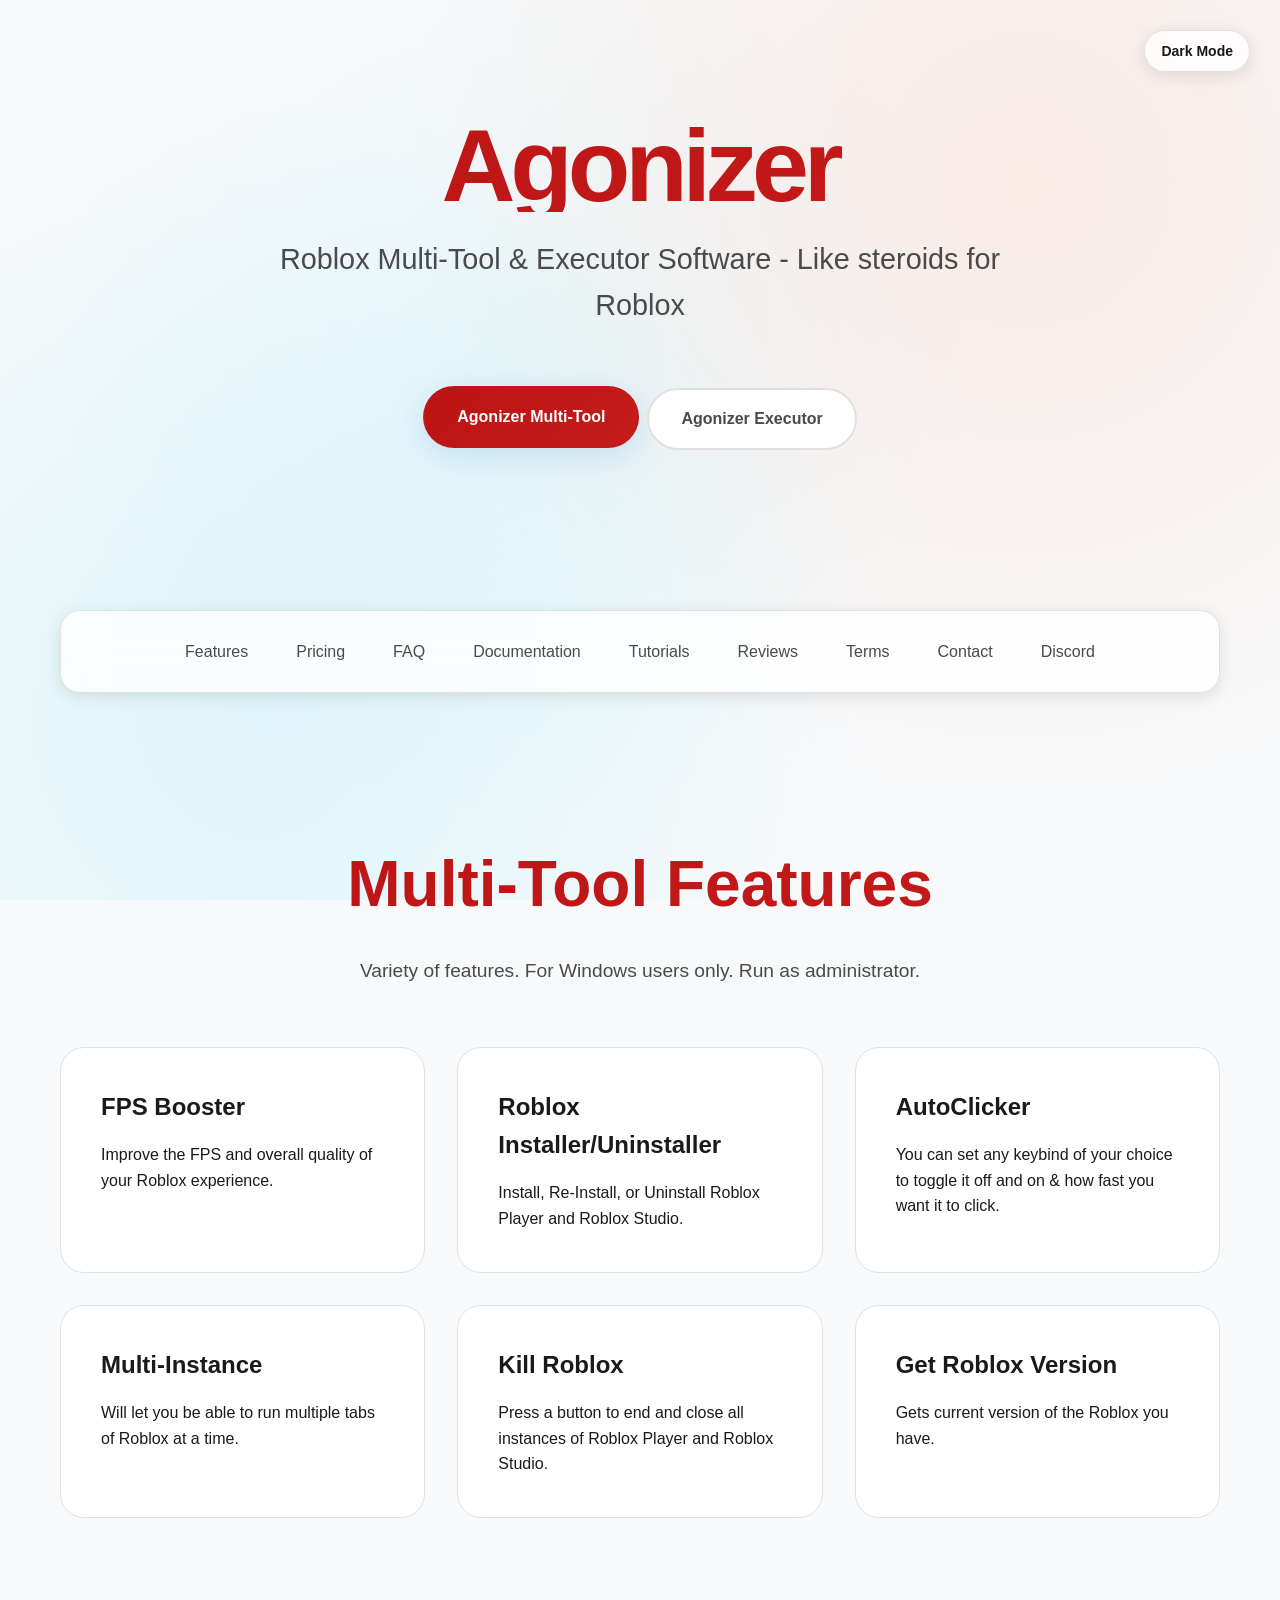
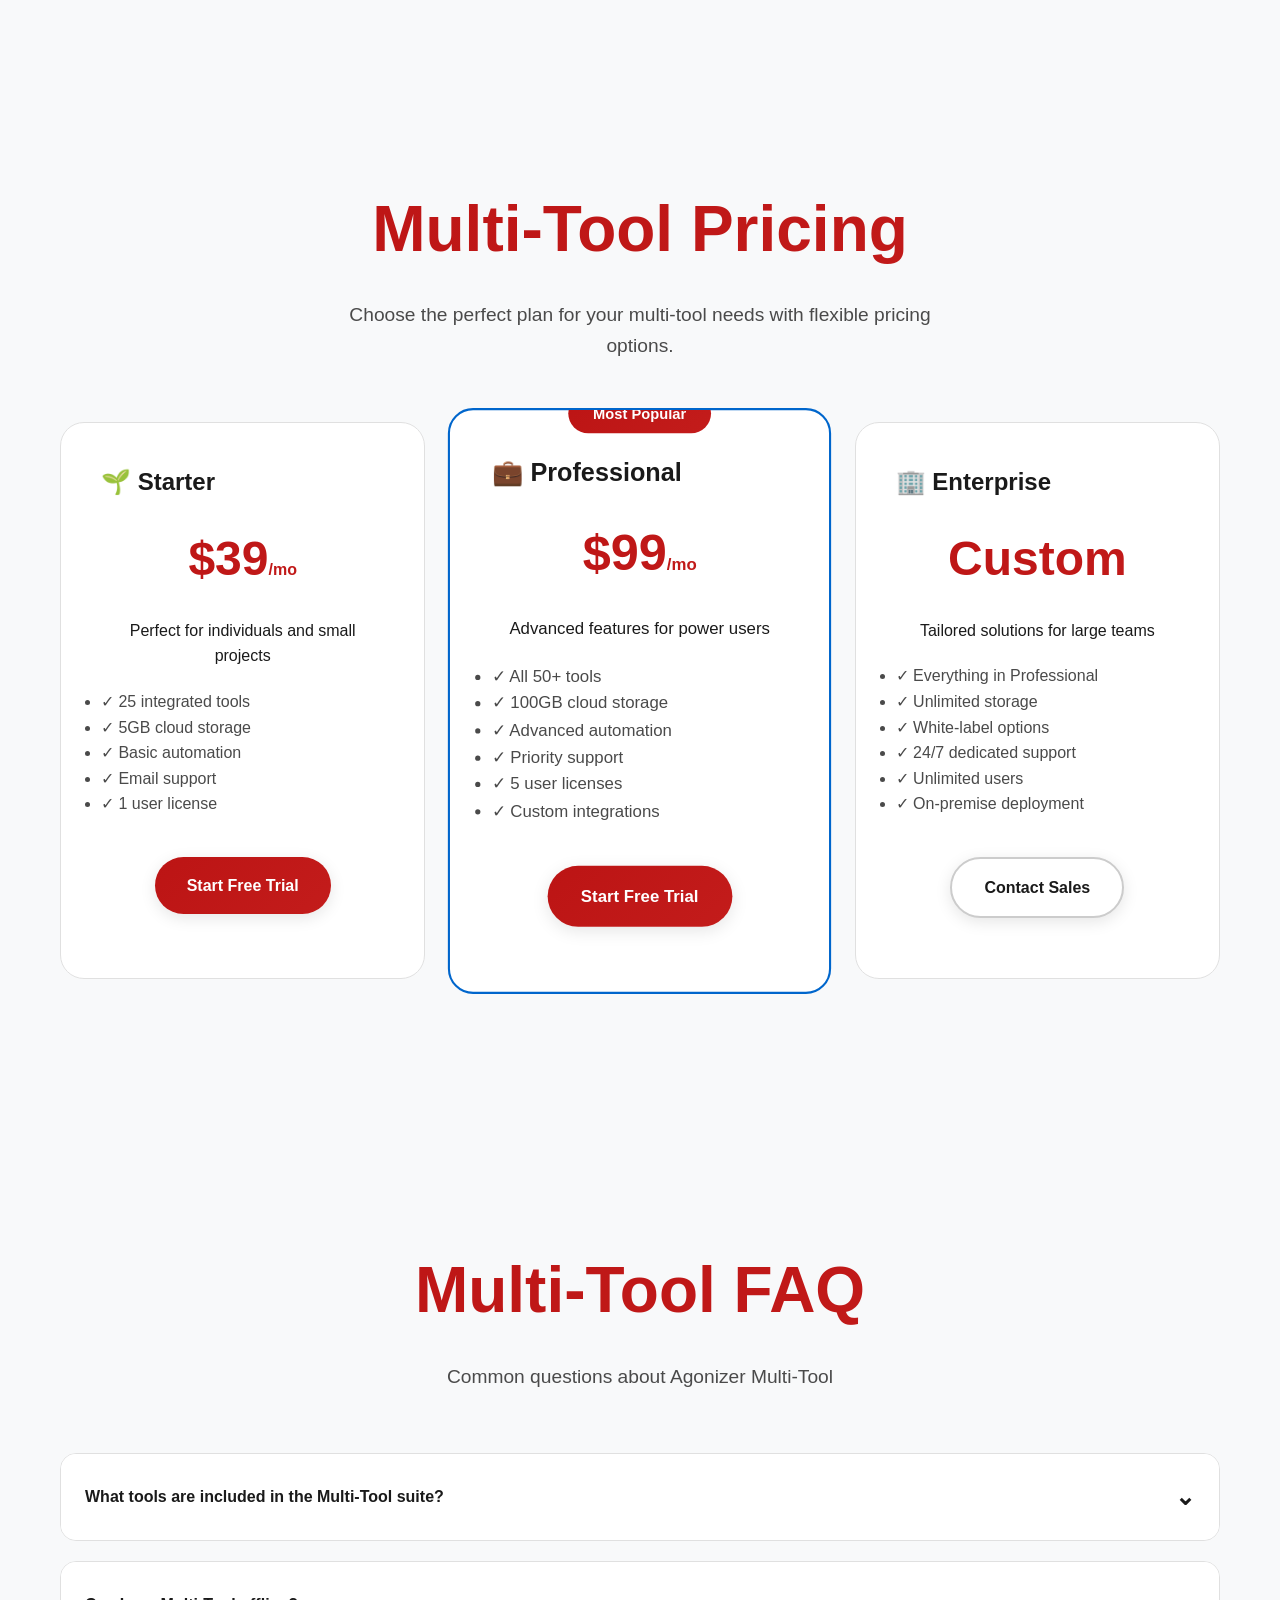
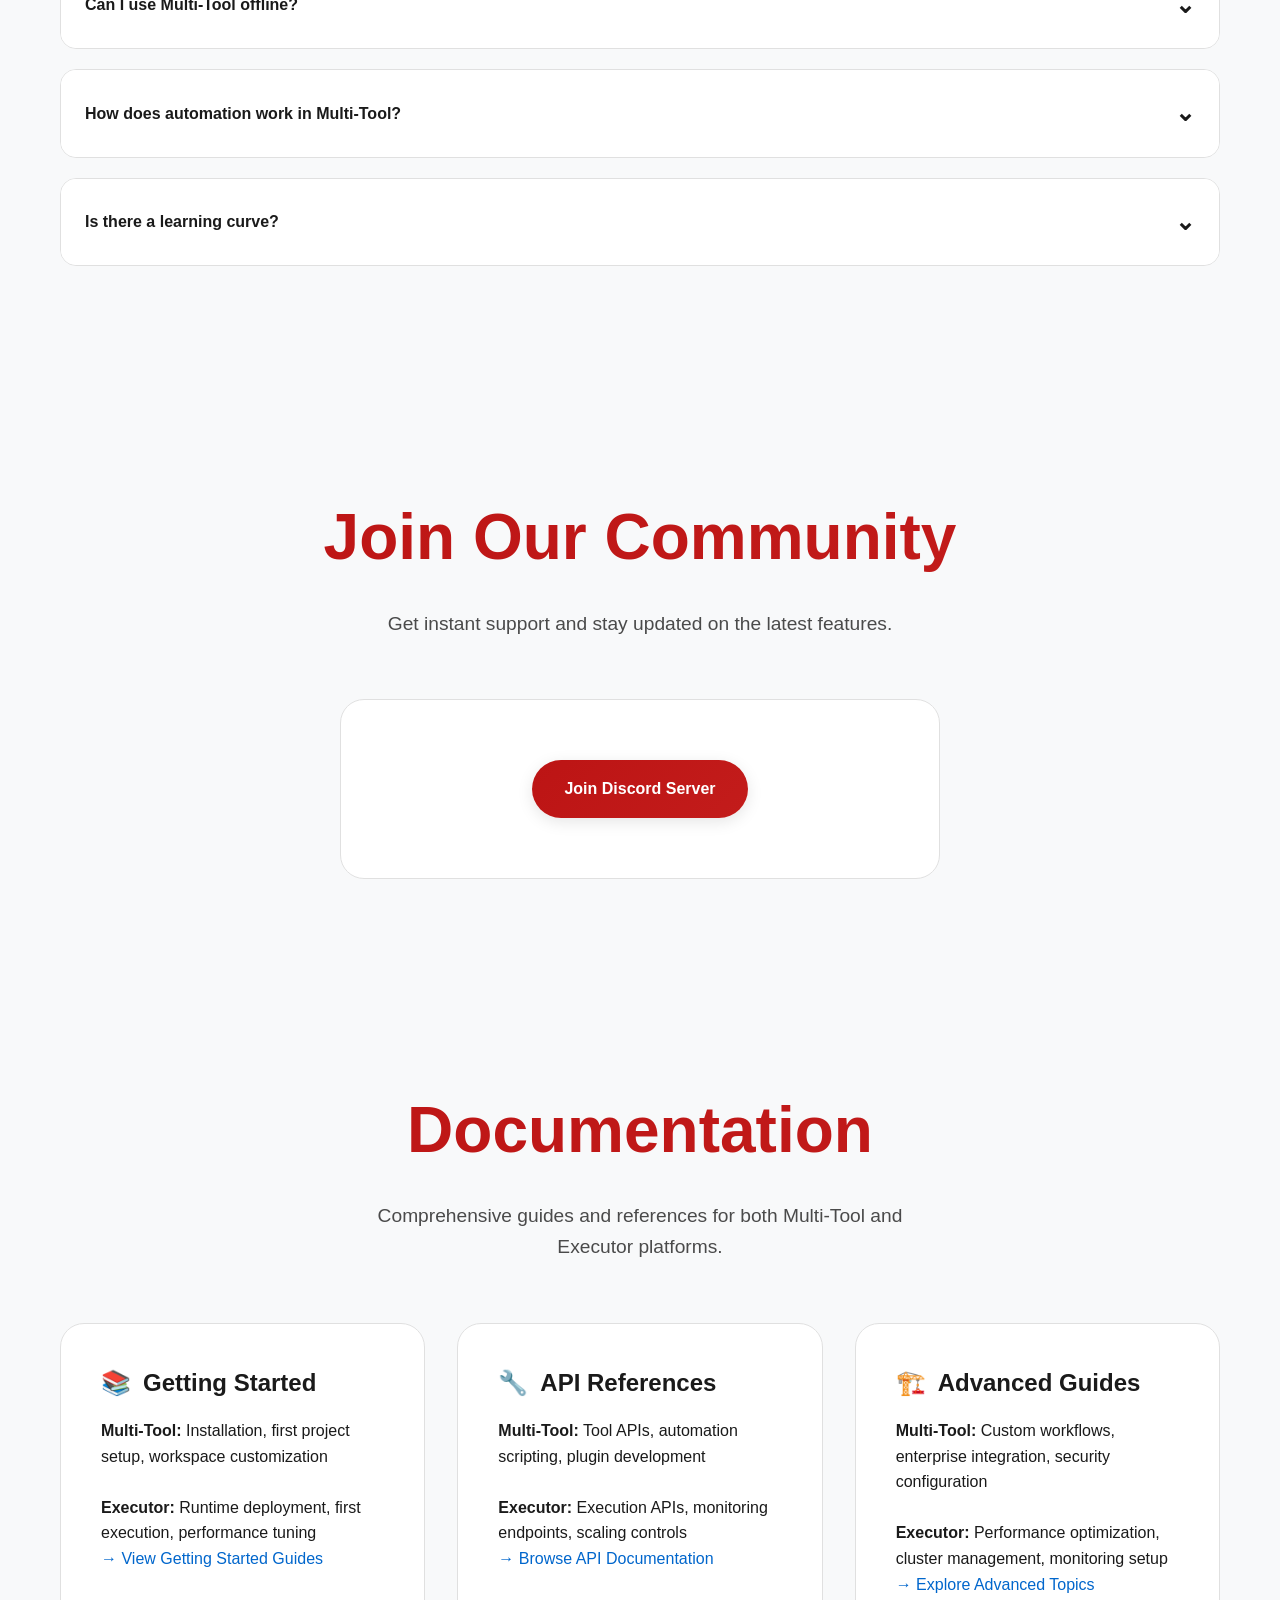
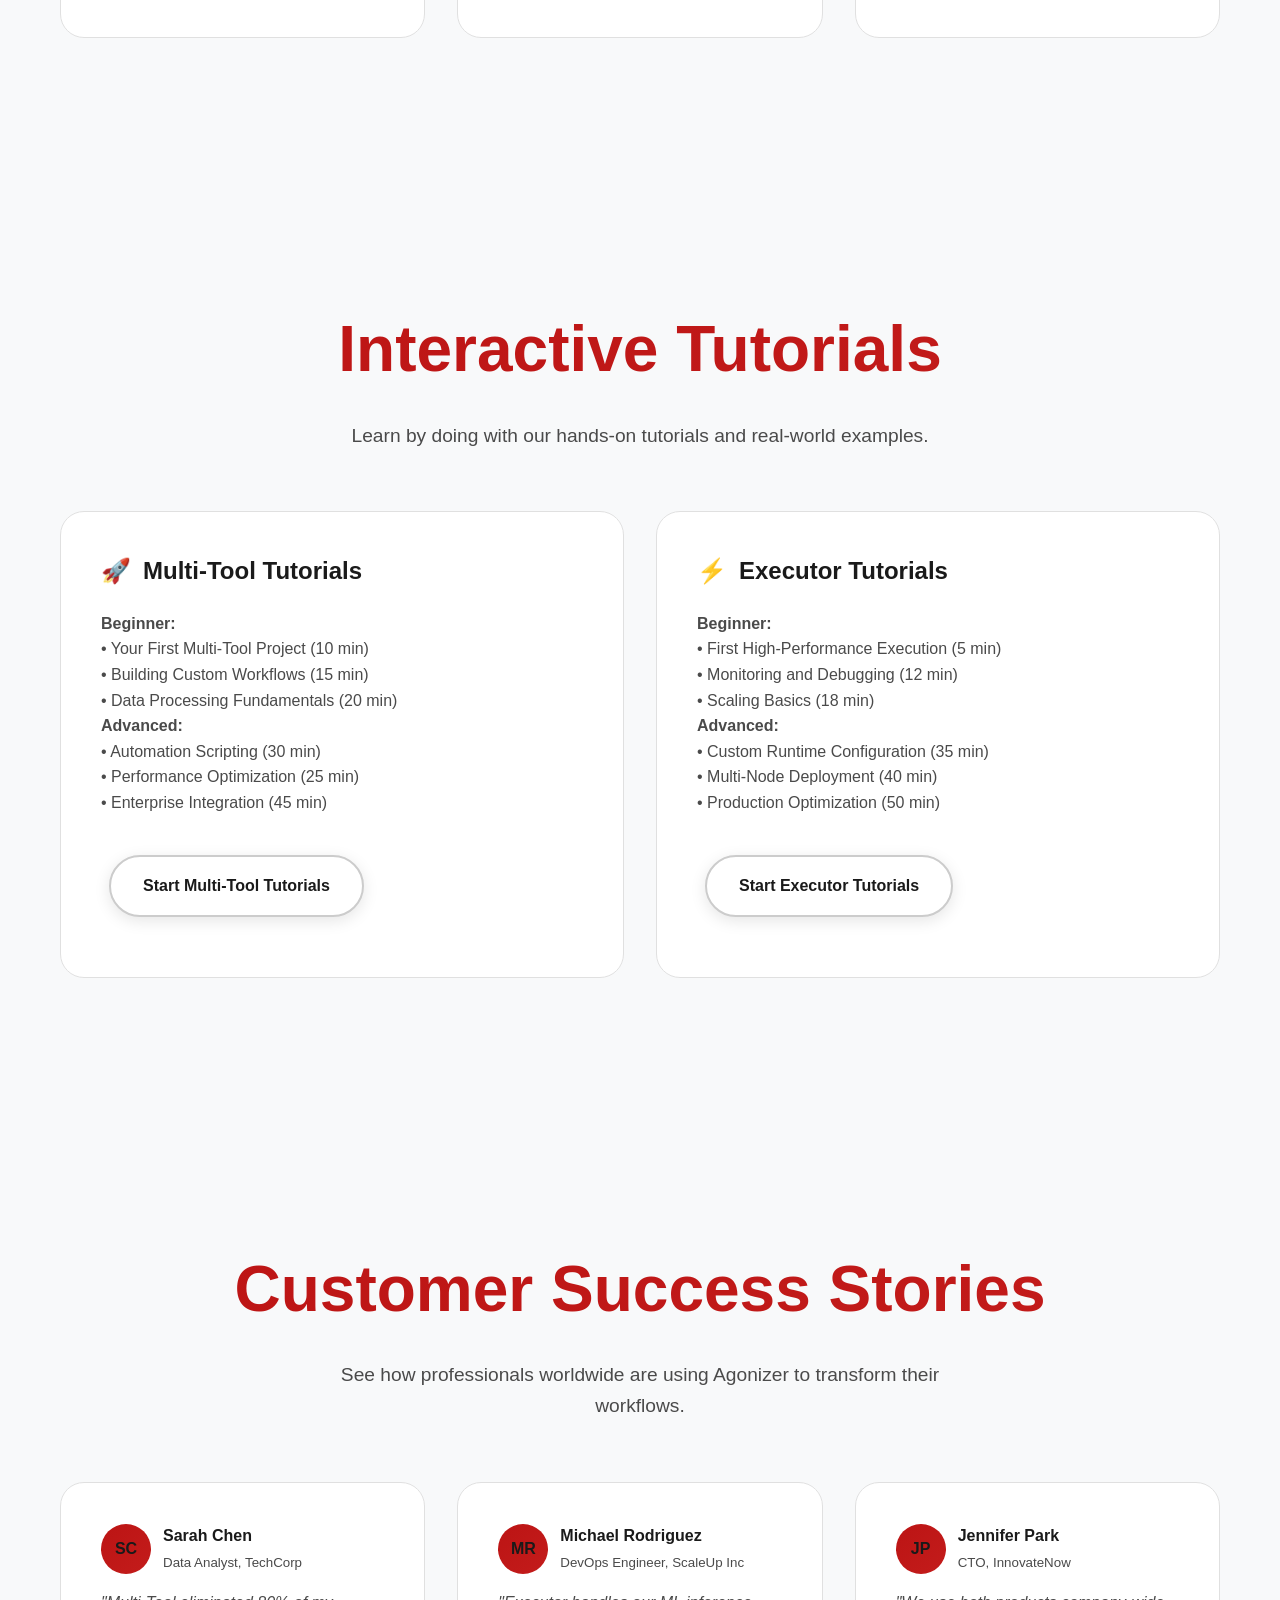
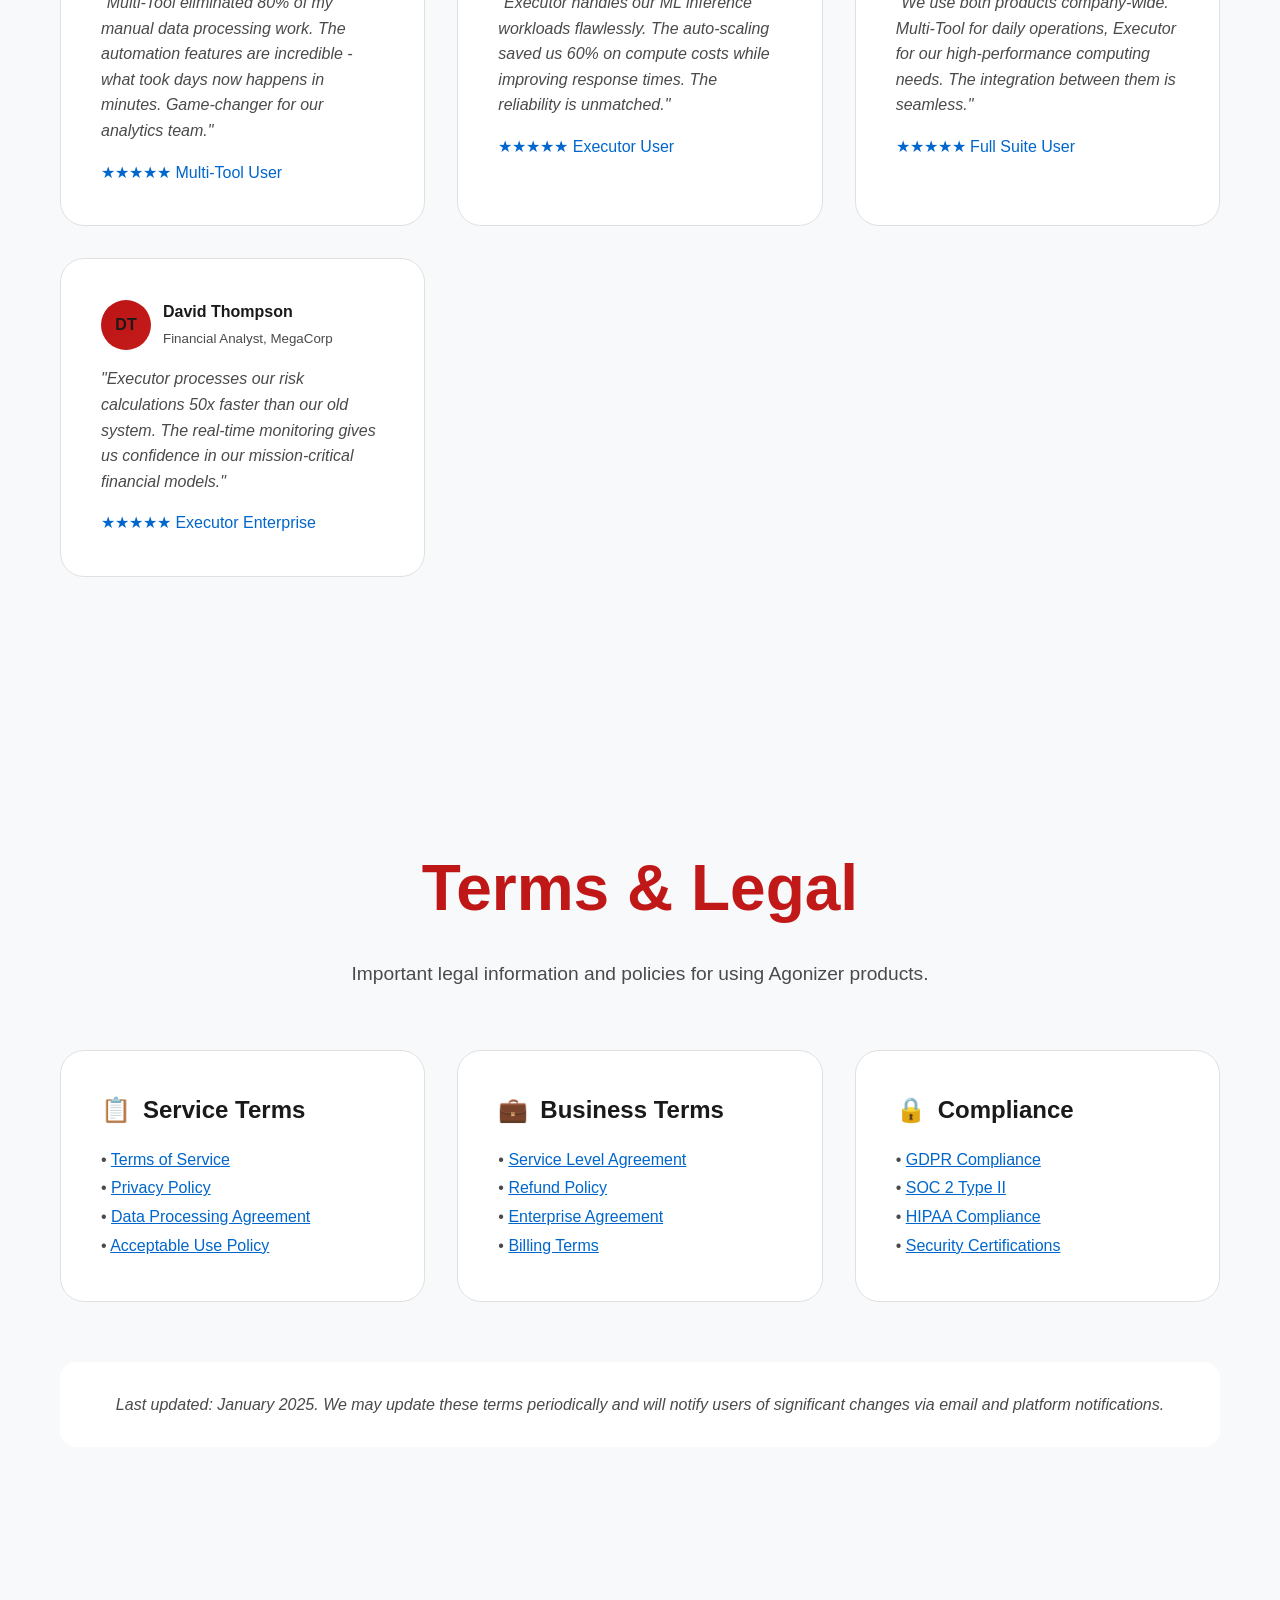
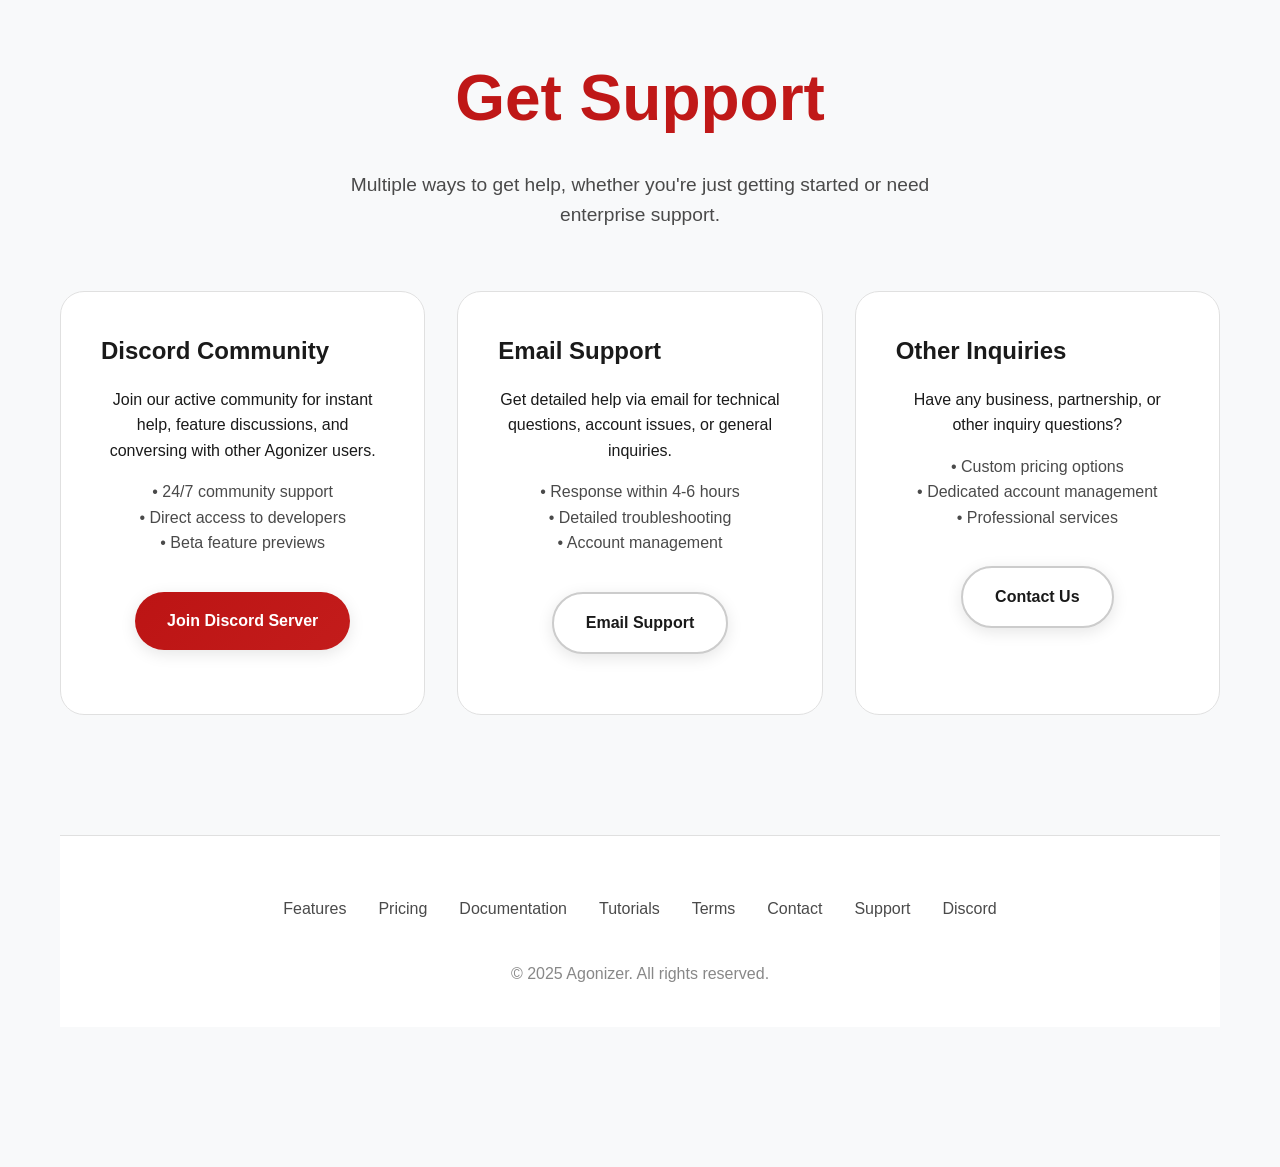
<file: index.html>
<!DOCTYPE html>
<html lang="en">
<head>
    <meta charset="UTF-8">
    <meta name="viewport" content="width=device-width, initial-scale=1.0">
    <title>Agonizer - Advanced Roblox Multi-Tool & Executor Software</title>
    <style>
        :root {
            --bg-primary: #000000;
            --bg-secondary: #000000;
            --bg-card: #000000;
            --bg-card-hover: #000000;
            --text-primary: #ffffff;
            --text-secondary: #b3b3b3;
            --text-muted: #666666;
            --accent-primary: #c31c1b;
            --accent-secondary: #ff6b35;
            --accent-gradient: linear-gradient(135deg, #bc1414 0%, #c31c1b 100%);
            --border-primary: #333333;
            --border-secondary: #555555;
            --shadow-primary: 0 8px 32px rgba(0, 212, 255, 0.15);
            --shadow-secondary: 0 4px 16px rgba(0, 0, 0, 0.3);
            --blur-bg: rgba(0, 0, 0, 0.8);
        }

        [data-theme="light"] {
            --bg-primary: #f8f9fa;
            --bg-secondary: #ffffff;
            --bg-card: #ffffff;
            --bg-card-hover: #f1f3f4;
            --text-primary: #1a1a1a;
            --text-secondary: #4a4a4a;
            --text-muted: #888888;
            --accent-primary: #0066cc;
            --accent-secondary: #ff4444;
            --border-primary: #e0e0e0;
            --border-secondary: #cccccc;
            --shadow-primary: 0 8px 32px rgba(0, 102, 204, 0.15);
            --shadow-secondary: 0 4px 16px rgba(0, 0, 0, 0.1);
            --blur-bg: rgba(255, 255, 255, 0.8);
        }
        
        * {
            margin: 0;
            padding: 0;
            box-sizing: border-box;
        }
        
        body {
            background: var(--bg-primary);
            color: var(--text-primary);
            font-family: -apple-system, BlinkMacSystemFont, 'Segoe UI', Roboto, Oxygen, Ubuntu, Cantarell, sans-serif;
            font-size: 16px;
            line-height: 1.6;
            overflow-x: hidden;
            transition: all 0.4s cubic-bezier(0.4, 0, 0.2, 1);
        }
        
        .animated-bg {
            position: fixed;
            top: 0;
            left: 0;
            width: 100%;
            height: 100%;
            z-index: -2;
            background: var(--bg-primary);
        }
        
        .animated-bg::before {
            content: '';
            position: absolute;
            top: 0;
            left: 0;
            width: 100%;
            height: 100%;
            background: 
                radial-gradient(circle at 20% 80%, rgba(0, 212, 255, 0.1) 0%, transparent 50%),
                radial-gradient(circle at 80% 20%, rgba(255, 107, 53, 0.1) 0%, transparent 50%),
                radial-gradient(circle at 40% 40%, rgba(0, 212, 255, 0.05) 0%, transparent 50%);
            animation: float 20s ease-in-out infinite;
        }
        
        @keyframes float {
            0%, 100% { transform: translate(0, 0) rotate(0deg); }
            33% { transform: translate(30px, -30px) rotate(1deg); }
            66% { transform: translate(-20px, 20px) rotate(-1deg); }
        }
        
        .container {
            max-width: 1200px;
            margin: 0 auto;
            padding: 0 20px;
            position: relative;
            z-index: 1;
        }
        
        .theme-toggle {
            position: fixed;
            top: 30px;
            right: 30px;
            background: var(--blur-bg);
            backdrop-filter: blur(20px);
            border: 1px solid var(--border-primary);
            color: var(--text-primary);
            padding: 12px 16px;
            cursor: pointer;
            border-radius: 50px;
            font-size: 14px;
            font-weight: 600;
            transition: all 0.4s cubic-bezier(0.4, 0, 0.2, 1);
            z-index: 1000;
            box-shadow: var(--shadow-secondary);
        }
        
        .theme-toggle:hover {
            transform: translateY(-2px) scale(1.05);
            box-shadow: var(--shadow-primary);
        }
        
        .hero {
            padding: 120px 0 80px 0;
            text-align: center;
            position: relative;
        }
        
        .hero h1 {
            font-size: clamp(3.5rem, 8vw, 7rem);
            font-weight: 900;
            background: var(--accent-gradient);
            background-clip: text;
            -webkit-background-clip: text;
            -webkit-text-fill-color: transparent;
            margin-bottom: 24px;
            letter-spacing: -0.05em;
            line-height: 0.9;
        }
        
        .hero-subtitle {
            font-size: clamp(1.2rem, 3vw, 1.8rem);
            color: var(--text-secondary);
            margin-bottom: 40px;
            max-width: 800px;
            margin-left: auto;
            margin-right: auto;
        }
        
        .product-tabs {
            display: flex;
            justify-content: center;
            gap: 8px;
            margin: 60px 0 40px 0;
            flex-wrap: wrap;
        }
        
        .product-tab {
            background: var(--bg-card);
            border: 2px solid var(--border-primary);
            color: var(--text-secondary);
            padding: 16px 32px;
            cursor: pointer;
            border-radius: 50px;
            font-weight: 600;
            transition: all 0.4s cubic-bezier(0.4, 0, 0.2, 1);
            position: relative;
            overflow: hidden;
        }
        
        .product-tab.active {
            background: var(--accent-gradient);
            border-color: transparent;
            color: white;
            transform: translateY(-2px);
            box-shadow: var(--shadow-primary);
        }
        
        .product-tab:hover:not(.active) {
            border-color: var(--accent-primary);
            transform: translateY(-2px);
            box-shadow: var(--shadow-secondary);
        }
        
        .product-content {
            display: none;
            animation: fadeInUp 0.6s cubic-bezier(0.4, 0, 0.2, 1);
        }
        
        .product-content.active {
            display: block;
        }
        
        @keyframes fadeInUp {
            from {
                opacity: 0;
                transform: translateY(30px);
            }
            to {
                opacity: 1;
                transform: translateY(0);
            }
        }
        
        .nav {
            background: var(--blur-bg);
            backdrop-filter: blur(20px);
            border: 1px solid var(--border-primary);
            border-radius: 20px;
            padding: 16px 24px;
            margin: 40px 0;
            display: flex;
            justify-content: center;
            flex-wrap: wrap;
            gap: 8px;
            box-shadow: var(--shadow-secondary);
        }
        
        .nav a {
            color: var(--text-secondary);
            text-decoration: none;
            padding: 12px 20px;
            border-radius: 12px;
            font-weight: 500;
            transition: all 0.3s ease;
            position: relative;
        }
        
        .nav a:hover {
            background: var(--bg-card-hover);
            color: var(--accent-primary);
            transform: translateY(-1px);
        }
        
        .section {
            margin: 80px 0;
            padding: 60px 0;
        }
        
        .section h2 {
            font-size: clamp(2.5rem, 5vw, 4rem);
            font-weight: 800;
            text-align: center;
            margin-bottom: 20px;
            background: var(--accent-gradient);
            background-clip: text;
            -webkit-background-clip: text;
            -webkit-text-fill-color: transparent;
        }
        
        .section-subtitle {
            text-align: center;
            color: var(--text-secondary);
            font-size: 1.2rem;
            margin-bottom: 60px;
            max-width: 600px;
            margin-left: auto;
            margin-right: auto;
        }
        
        .card-grid {
            display: grid;
            grid-template-columns: repeat(auto-fit, minmax(350px, 1fr));
            gap: 32px;
            margin: 60px 0;
        }
        
        .card {
            background: var(--bg-card);
            border: 1px solid var(--border-primary);
            border-radius: 24px;
            padding: 40px;
            transition: all 0.4s cubic-bezier(0.4, 0, 0.2, 1);
            position: relative;
            overflow: hidden;
        }
        
        .card::before {
            content: '';
            position: absolute;
            top: 0;
            left: 0;
            right: 0;
            height: 1px;
            background: var(--accent-gradient);
            transform: scaleX(0);
            transition: transform 0.4s ease;
        }
        
        .card:hover {
            transform: translateY(-8px);
            border-color: var(--accent-primary);
            box-shadow: var(--shadow-primary);
            background: var(--bg-card-hover);
        }
        
        .card:hover::before {
            transform: scaleX(1);
        }
        
        .card h3 {
            font-size: 1.5rem;
            font-weight: 700;
            margin-bottom: 16px;
            color: var(--text-primary);
            display: flex;
            align-items: center;
            gap: 12px;
        }
        
        .price-card {
            text-align: center;
            position: relative;
        }
        
        .price-card.featured {
            transform: scale(1.05);
            border: 2px solid var(--accent-primary);
        }
        
        .price-card.featured::after {
            content: 'Most Popular';
            position: absolute;
            top: -16px;
            left: 50%;
            transform: translateX(-50%);
            background: var(--accent-gradient);
            color: white;
            padding: 8px 24px;
            border-radius: 20px;
            font-size: 14px;
            font-weight: 600;
        }
        
        .price {
            font-size: 3rem;
            font-weight: 900;
            background: var(--accent-gradient);
            background-clip: text;
            -webkit-background-clip: text;
            -webkit-text-fill-color: transparent;
            margin: 20px 0;
        }
        
        .cta-button {
            background: var(--accent-gradient);
            color: white;
            border: none;
            padding: 16px 32px;
            border-radius: 50px;
            font-weight: 600;
            cursor: pointer;
            transition: all 0.4s cubic-bezier(0.4, 0, 0.2, 1);
            text-decoration: none;
            display: inline-block;
            margin: 20px 8px;
            font-size: 16px;
            box-shadow: var(--shadow-secondary);
        }
        
        .cta-button:hover {
            transform: translateY(-3px) scale(1.02);
            box-shadow: var(--shadow-primary);
        }
        
        .cta-button.secondary {
            background: var(--bg-card);
            color: var(--text-primary);
            border: 2px solid var(--border-secondary);
        }
        
        .faq-item {
            background: var(--bg-card);
            border: 1px solid var(--border-primary);
            border-radius: 16px;
            margin: 20px 0;
            overflow: hidden;
            transition: all 0.3s ease;
        }
        
        .faq-question {
            padding: 24px;
            cursor: pointer;
            font-weight: 600;
            display: flex;
            justify-content: space-between;
            align-items: center;
            background: var(--bg-card);
            transition: all 0.3s ease;
        }
        
        .faq-question:hover {
            background: var(--bg-card-hover);
        }
        
        .faq-answer {
            padding: 0 24px;
            max-height: 0;
            overflow: hidden;
            transition: all 0.4s ease;
            color: var(--text-secondary);
        }
        
        .faq-item.open .faq-answer {
            padding: 0 24px 24px 24px;
            max-height: 200px;
        }
        
        .faq-item.open .faq-question::after {
            transform: rotate(180deg);
        }
        
        .faq-question::after {
            content: '⌄';
            font-size: 24px;
            transition: transform 0.3s ease;
        }
        
        .contact-grid {
            display: grid;
            grid-template-columns: repeat(auto-fit, minmax(300px, 1fr));
            gap: 32px;
            margin: 60px 0;
        }
        
        .contact-card {
            text-align: center;
            padding: 40px;
        }
        
        @keyframes pulse {
            0%, 100% { transform: scale(1); }
            50% { transform: scale(1.05); }
        }
        
        .footer {
            background: var(--bg-secondary);
            border-top: 1px solid var(--border-primary);
            padding: 60px 0 40px 0;
            margin-top: 120px;
            text-align: center;
        }
        
        .footer-links {
            display: flex;
            justify-content: center;
            flex-wrap: wrap;
            gap: 32px;
            margin-bottom: 40px;
        }
        
        .footer-links a {
            color: var(--text-secondary);
            text-decoration: none;
            transition: color 0.3s ease;
        }
        
        .footer-links a:hover {
            color: var(--accent-primary);
        }
        
        @media (max-width: 768px) {
            .container {
                padding: 0 16px;
            }
            
            .hero {
                padding: 80px 0 60px 0;
            }
            
            .product-tabs {
                flex-direction: column;
                align-items: center;
            }
            
            .product-tab {
                width: 100%;
                max-width: 300px;
                text-align: center;
            }
            
            .nav {
                flex-direction: column;
                align-items: center;
            }
            
            .nav a {
                width: 100%;
                text-align: center;
            }
            
            .card-grid {
                grid-template-columns: 1fr;
                gap: 24px;
            }
            
            .card {
                padding: 24px;
            }
            
            .theme-toggle {
                top: 20px;
                right: 20px;
            }
        }
    </style>
</head>
<body>
    <div class="animated-bg"></div>
    
    <button class="theme-toggle" onclick="toggleTheme()">Dark Mode</button>
    
    <div class="container">
        <div class="hero">
            <h1>Agonizer</h1>
            <p class="hero-subtitle">Roblox Multi-Tool & Executor Software - Like steroids for Roblox</p>
            
            <div class="product-tabs">
                <div class="product-tab active" onclick="switchProduct('multitool')">
                    Agonizer Multi-Tool
                </div>
                <div class="product-tab" onclick="switchProduct('executor')">
                    Agonizer Executor
                </div>
            </div>
        </div>
        
        <div class="nav">
            <a href="#features">Features</a>
            <a href="#pricing">Pricing</a>
            <a href="#faq">FAQ</a>
            <a href="#docs">Documentation</a>
            <a href="#tutorials">Tutorials</a>
            <a href="#reviews">Reviews</a>
            <a href="#terms">Terms</a>
            <a href="#contact">Contact</a>
            <a href="#discord">Discord</a>
        </div>
        
        <!-- MULTI-TOOL CONTENT -->
        <div class="product-content active" id="multitool-content">
            <div class="section" id="features">
                <h2>Multi-Tool Features</h2>
                <p class="section-subtitle">Variety of features. For Windows users only. Run as administrator.</p>
                
                <div class="card-grid">
                    <div class="card">
                        <h3>FPS Booster</h3>
                        <p>Improve the FPS and overall quality of your Roblox experience.</p>
                    </div>
                    
                    <div class="card">
                        <h3>Roblox Installer/Uninstaller</h3>
                        <p>Install, Re-Install, or Uninstall Roblox Player and Roblox Studio.</p>
                    </div>
                    
                    <div class="card">
                        <h3>AutoClicker</h3>
                        <p>You can set any keybind of your choice to toggle it off and on & how fast you want it to click.</p>
                    </div>
                    
                    <div class="card">
                        <h3>Multi-Instance</h3>
                        <p>Will let you be able to run multiple tabs of Roblox at a time.</p>
                    </div>
                    
                    <div class="card">
                        <h3>Kill Roblox</h3>
                        <p>Press a button to end and close all instances of Roblox Player and Roblox Studio.</p>
                    </div>
                    
                    <div class="card">
                        <h3>Get Roblox Version</h3>
                        <p>Gets current version of the Roblox you have.</p>
                    </div>
                </div>
            </div>
            
            <div class="section" id="pricing">
                <h2>Multi-Tool Pricing</h2>
                <p class="section-subtitle">Choose the perfect plan for your multi-tool needs with flexible pricing options.</p>
                
                <div class="card-grid">
                    <div class="card price-card">
                        <h3>🌱 Starter</h3>
                        <div class="price">$39<span style="font-size: 1rem;">/mo</span></div>
                        <p>Perfect for individuals and small projects</p>
                        <ul style="text-align: left; margin: 20px 0; color: var(--text-secondary);">
                            <li>✓ 25 integrated tools</li>
                            <li>✓ 5GB cloud storage</li>
                            <li>✓ Basic automation</li>
                            <li>✓ Email support</li>
                            <li>✓ 1 user license</li>
                        </ul>
                        <a href="#" class="cta-button">Start Free Trial</a>
                    </div>
                    
                    <div class="card price-card featured">
                        <h3>💼 Professional</h3>
                        <div class="price">$99<span style="font-size: 1rem;">/mo</span></div>
                        <p>Advanced features for power users</p>
                        <ul style="text-align: left; margin: 20px 0; color: var(--text-secondary);">
                            <li>✓ All 50+ tools</li>
                            <li>✓ 100GB cloud storage</li>
                            <li>✓ Advanced automation</li>
                            <li>✓ Priority support</li>
                            <li>✓ 5 user licenses</li>
                            <li>✓ Custom integrations</li>
                        </ul>
                        <a href="#" class="cta-button">Start Free Trial</a>
                    </div>
                    
                    <div class="card price-card">
                        <h3>🏢 Enterprise</h3>
                        <div class="price">Custom</div>
                        <p>Tailored solutions for large teams</p>
                        <ul style="text-align: left; margin: 20px 0; color: var(--text-secondary);">
                            <li>✓ Everything in Professional</li>
                            <li>✓ Unlimited storage</li>
                            <li>✓ White-label options</li>
                            <li>✓ 24/7 dedicated support</li>
                            <li>✓ Unlimited users</li>
                            <li>✓ On-premise deployment</li>
                        </ul>
                        <a href="#" class="cta-button secondary">Contact Sales</a>
                    </div>
                </div>
            </div>
            
            <div class="section" id="faq">
                <h2>Multi-Tool FAQ</h2>
                <p class="section-subtitle">Common questions about Agonizer Multi-Tool</p>
                
                <div class="faq-item" onclick="toggleFAQ(this)">
                    <div class="faq-question">What tools are included in the Multi-Tool suite?</div>
                    <div class="faq-answer">
                        <p>Multi-Tool includes 50+ integrated tools including data processors, file converters, image editors, text analyzers, code formatters, encryption tools, network utilities, system monitors, and much more. The Professional plan includes all tools with no restrictions.</p>
                    </div>
                </div>
                
                <div class="faq-item" onclick="toggleFAQ(this)">
                    <div class="faq-question">Can I use Multi-Tool offline?</div>
                    <div class="faq-answer">
                        <p>Yes! Multi-Tool works completely offline for core functionality. Cloud features like sync, backup, and collaboration require internet, but all tools function locally for privacy and reliability.</p>
                    </div>
                </div>
                
                <div class="faq-item" onclick="toggleFAQ(this)">
                    <div class="faq-question">How does automation work in Multi-Tool?</div>
                    <div class="faq-answer">
                        <p>Our visual scripting system lets you drag and drop tools to create workflows. Set triggers, conditions, and actions without coding. Advanced users can also write custom scripts using our API.</p>
                    </div>
                </div>
                
                <div class="faq-item" onclick="toggleFAQ(this)">
                    <div class="faq-question">Is there a learning curve?</div>
                    <div class="faq-answer">
                        <p>Multi-Tool is designed for immediate productivity. Most users master basic operations within hours. Our guided tutorials and smart suggestions help you discover new tools and features naturally.</p>
                    </div>
                </div>
            </div>
        </div>
        
        <!-- EXECUTOR CONTENT -->
        <div class="product-content" id="executor-content">
            <div class="section" id="features">
                <h2>Executor Features</h2>
                <p class="section-subtitle">High-performance execution environment built for speed, reliability, and scalability in mission-critical applications.</p>
                
                <div class="card-grid">
                    <div class="card">
                        <h3><div class="feature-icon">🚀</div> Blazing Fast Execution</h3>
                        <p>Execute tasks 50x faster with our optimized runtime engine. Advanced JIT compilation, memory optimization, and parallel processing deliver unprecedented performance.</p>
                    </div>
                    
                    <div class="card">
                        <h3><div class="feature-icon">⚡</div> Real-time Processing</h3>
                        <p>Process millions of operations per second with sub-millisecond latency. Perfect for high-frequency trading, real-time analytics, and time-critical applications.</p>
                    </div>
                    
                    <div class="card">
                        <h3><div class="feature-icon">🔄</div> Auto-scaling</h3>
                        <p>Automatically scale from single-core to multi-node clusters. Dynamic resource allocation ensures optimal performance while minimizing costs.</p>
                    </div>
                    
                    <div class="card">
                        <h3><div class="feature-icon">🛡️</div> Fault Tolerance</h3>
                        <p>Built-in redundancy, automatic failover, and self-healing capabilities ensure 99.99% uptime. Your critical processes never stop running.</p>
                    </div>
                    
                    <div class="card">
                        <h3><div class="feature-icon">📡</div> Advanced Monitoring</h3>
                        <p>Real-time performance metrics, resource utilization tracking, and predictive alerting. Full observability into your execution environment.</p>
                    </div>
                    
                    <div class="card">
                        <h3><div class="feature-icon">🔐</div> Military-grade Security</h3>
                        <p>End-to-end encryption, secure execution environments, and compliance with the highest security standards. Perfect for sensitive workloads.</p>
                    </div>
                </div>
            </div>
            
            <div class="section" id="pricing">
                <h2>Executor Pricing</h2>
                <p class="section-subtitle">Performance-based pricing that scales with your execution needs.</p>
                
                <div class="card-grid">
                    <div class="card price-card">
                        <h3>⚡ Basic</h3>
                        <div class="price">$79<span style="font-size: 1rem;">/mo</span></div>
                        <p>High-performance execution for small workloads</p>
                        <ul style="text-align: left; margin: 20px 0; color: var(--text-secondary);">
                            <li>✓ 1M executions/month</li>
                            <li>✓ 4-core execution nodes</li>
                            <li>✓ 99.9% uptime SLA</li>
                            <li>✓ Email support</li>
                            <li>✓ Basic monitoring</li>
                        </ul>
                        <a href="#" class="cta-button">Start Free Trial</a>
                    </div>
                    
                    <div class="card price-card featured">
                        <h3>🚀 Performance</h3>
                        <div class="price">$299<span style="font-size: 1rem;">/mo</span></div>
                        <p>Maximum performance for demanding applications</p>
                        <ul style="text-align: left; margin: 20px 0; color: var(--text-secondary);">
                            <li>✓ 10M executions/month</li>
                            <li>✓ 16-core execution nodes</li>
                            <li>✓ 99.99% uptime SLA</li>
                            <li>✓ Priority support</li>
                            <li>✓ Advanced monitoring</li>
                            <li>✓ Auto-scaling</li>
                        </ul>
                        <a href="#" class="cta-button">Start Free Trial</a>
                    </div>
                    
                    <div class="card price-card">
                        <h3>🏢 Enterprise</h3>
                        <div class="price">Custom</div>
                        <p>Unlimited scale for enterprise workloads</p>
                        <ul style="text-align: left; margin: 20px 0; color: var(--text-secondary);">
                            <li>✓ Unlimited executions</li>
                            <li>✓ Custom node configurations</li>
                            <li>✓ 99.999% uptime SLA</li>
                            <li>✓ 24/7 dedicated support</li>
                            <li>✓ Custom monitoring</li>
                            <li>✓ On-premise options</li>
                        </ul>
                        <a href="#" class="cta-button secondary">Contact Sales</a>
                    </div>
                </div>
            </div>
            
            <div class="section" id="faq">
                <h2>Executor FAQ</h2>
                <p class="section-subtitle">Common questions about Agonizer Executor</p>
                
                <div class="faq-item" onclick="toggleFAQ(this)">
                    <div class="faq-question">What types of workloads can Executor handle?</div>
                    <div class="faq-answer">
                        <p>Executor is designed for high-performance computing tasks including data processing, machine learning inference, real-time analytics, financial modeling, scientific computing, and any CPU/memory intensive operations requiring maximum speed and reliability.</p>
                    </div>
                </div>
                
                <div class="faq-item" onclick="toggleFAQ(this)">
                    <div class="faq-question">How does auto-scaling work?</div>
                    <div class="faq-answer">
                        <p>Executor automatically monitors resource utilization and scales execution nodes up or down based on demand. This ensures optimal performance during peak loads while minimizing costs during low usage periods.</p>
                    </div>
                </div>
                
                <div class="faq-item" onclick="toggleFAQ(this)">
                    <div class="faq-question">What programming languages are supported?</div>
                    <div class="faq-answer">
                        <p>Executor supports Python, JavaScript/Node.js, Go, Rust, C++, Java, and more. Our runtime environment includes optimized interpreters and compilers for maximum performance across all supported languages.</p>
                    </div>
                </div>
                
                <div class="faq-item" onclick="toggleFAQ(this)">
                    <div class="faq-question">How reliable is the 99.99% uptime guarantee?</div>
                    <div class="faq-answer">
                        <p>Our infrastructure includes redundant nodes across multiple availability zones, automatic failover, health monitoring, and self-healing capabilities. We maintain detailed SLA reports and provide credits for any downtime below our guarantee.</p>
                    </div>
                </div>
            </div>
        </div>
        
        <!-- SHARED SECTIONS -->
        <div class="section" id="discord">
            <h2>Join Our Community</h2>
            <p class="section-subtitle">Get instant support and stay updated on the latest features.</p>
            <div class="card" style="text-align: center; max-width: 600px; margin: 0 auto;">
                <a href="https://discord.gg/agonizer" class="cta-button">Join Discord Server</a>
            </div>
        </div>
        
        <div class="section" id="docs">
            <h2>Documentation</h2>
            <p class="section-subtitle">Comprehensive guides and references for both Multi-Tool and Executor platforms.</p>
            
            <div class="card-grid">
                <div class="card">
                    <h3><div class="feature-icon">📚</div> Getting Started</h3>
                    <p><strong>Multi-Tool:</strong> Installation, first project setup, workspace customization<br><br>
                    <strong>Executor:</strong> Runtime deployment, first execution, performance tuning</p>
                    <a href="#" style="color: var(--accent-primary); text-decoration: none;">→ View Getting Started Guides</a>
                </div>
                
                <div class="card">
                    <h3><div class="feature-icon">🔧</div> API References</h3>
                    <p><strong>Multi-Tool:</strong> Tool APIs, automation scripting, plugin development<br><br>
                    <strong>Executor:</strong> Execution APIs, monitoring endpoints, scaling controls</p>
                    <a href="#" style="color: var(--accent-primary); text-decoration: none;">→ Browse API Documentation</a>
                </div>
                
                <div class="card">
                    <h3><div class="feature-icon">🏗️</div> Advanced Guides</h3>
                    <p><strong>Multi-Tool:</strong> Custom workflows, enterprise integration, security configuration<br><br>
                    <strong>Executor:</strong> Performance optimization, cluster management, monitoring setup</p>
                    <a href="#" style="color: var(--accent-primary); text-decoration: none;">→ Explore Advanced Topics</a>
                </div>
            </div>
        </div>
        
        <div class="section" id="tutorials">
            <h2>Interactive Tutorials</h2>
            <p class="section-subtitle">Learn by doing with our hands-on tutorials and real-world examples.</p>
            
            <div class="card-grid">
                <div class="card">
                    <h3><div class="feature-icon">🚀</div> Multi-Tool Tutorials</h3>
                    <div style="text-align: left; margin: 20px 0; color: var(--text-secondary);">
                        <p><strong>Beginner:</strong></p>
                        <p>• Your First Multi-Tool Project (10 min)<br>
                        • Building Custom Workflows (15 min)<br>
                        • Data Processing Fundamentals (20 min)</p>
                        
                        <p><strong>Advanced:</strong></p>
                        <p>• Automation Scripting (30 min)<br>
                        • Performance Optimization (25 min)<br>
                        • Enterprise Integration (45 min)</p>
                    </div>
                    <a href="#" class="cta-button secondary">Start Multi-Tool Tutorials</a>
                </div>
                
                <div class="card">
                    <h3><div class="feature-icon">⚡</div> Executor Tutorials</h3>
                    <div style="text-align: left; margin: 20px 0; color: var(--text-secondary);">
                        <p><strong>Beginner:</strong></p>
                        <p>• First High-Performance Execution (5 min)<br>
                        • Monitoring and Debugging (12 min)<br>
                        • Scaling Basics (18 min)</p>
                        
                        <p><strong>Advanced:</strong></p>
                        <p>• Custom Runtime Configuration (35 min)<br>
                        • Multi-Node Deployment (40 min)<br>
                        • Production Optimization (50 min)</p>
                    </div>
                    <a href="#" class="cta-button secondary">Start Executor Tutorials</a>
                </div>
            </div>
        </div>
        
        <div class="section" id="reviews">
            <h2>Customer Success Stories</h2>
            <p class="section-subtitle">See how professionals worldwide are using Agonizer to transform their workflows.</p>
            
            <div class="card-grid">
                <div class="card">
                    <div style="display: flex; align-items: center; gap: 12px; margin-bottom: 16px;">
                        <div style="width: 50px; height: 50px; background: var(--accent-gradient); border-radius: 50%; display: flex; align-items: center; justify-content: center; font-weight: bold;">SC</div>
                        <div>
                            <strong>Sarah Chen</strong><br>
                            <small style="color: var(--text-secondary);">Data Analyst, TechCorp</small>
                        </div>
                    </div>
                    <p style="font-style: italic; color: var(--text-secondary);">"Multi-Tool eliminated 80% of my manual data processing work. The automation features are incredible - what took days now happens in minutes. Game-changer for our analytics team."</p>
                    <div style="color: var(--accent-primary); margin-top: 16px;">★★★★★ Multi-Tool User</div>
                </div>
                
                <div class="card">
                    <div style="display: flex; align-items: center; gap: 12px; margin-bottom: 16px;">
                        <div style="width: 50px; height: 50px; background: var(--accent-gradient); border-radius: 50%; display: flex; align-items: center; justify-content: center; font-weight: bold;">MR</div>
                        <div>
                            <strong>Michael Rodriguez</strong><br>
                            <small style="color: var(--text-secondary);">DevOps Engineer, ScaleUp Inc</small>
                        </div>
                    </div>
                    <p style="font-style: italic; color: var(--text-secondary);">"Executor handles our ML inference workloads flawlessly. The auto-scaling saved us 60% on compute costs while improving response times. The reliability is unmatched."</p>
                    <div style="color: var(--accent-primary); margin-top: 16px;">★★★★★ Executor User</div>
                </div>
                
                <div class="card">
                    <div style="display: flex; align-items: center; gap: 12px; margin-bottom: 16px;">
                        <div style="width: 50px; height: 50px; background: var(--accent-gradient); border-radius: 50%; display: flex; align-items: center; justify-content: center; font-weight: bold;">JP</div>
                        <div>
                            <strong>Jennifer Park</strong><br>
                            <small style="color: var(--text-secondary);">CTO, InnovateNow</small>
                        </div>
                    </div>
                    <p style="font-style: italic; color: var(--text-secondary);">"We use both products company-wide. Multi-Tool for daily operations, Executor for our high-performance computing needs. The integration between them is seamless."</p>
                    <div style="color: var(--accent-primary); margin-top: 16px;">★★★★★ Full Suite User</div>
                </div>
                
                <div class="card">
                    <div style="display: flex; align-items: center; gap: 12px; margin-bottom: 16px;">
                        <div style="width: 50px; height: 50px; background: var(--accent-gradient); border-radius: 50%; display: flex; align-items: center; justify-content: center; font-weight: bold;">DT</div>
                        <div>
                            <strong>David Thompson</strong><br>
                            <small style="color: var(--text-secondary);">Financial Analyst, MegaCorp</small>
                        </div>
                    </div>
                    <p style="font-style: italic; color: var(--text-secondary);">"Executor processes our risk calculations 50x faster than our old system. The real-time monitoring gives us confidence in our mission-critical financial models."</p>
                    <div style="color: var(--accent-primary); margin-top: 16px;">★★★★★ Executor Enterprise</div>
                </div>
            </div>
        </div>
        
        <div class="section" id="terms">
            <h2>Terms & Legal</h2>
            <p class="section-subtitle">Important legal information and policies for using Agonizer products.</p>
            
            <div class="card-grid">
                <div class="card">
                    <h3><div class="feature-icon">📋</div> Service Terms</h3>
                    <div style="color: var(--text-secondary); line-height: 1.8;">
                        • <a href="#" style="color: var(--accent-primary);">Terms of Service</a><br>
                        • <a href="#" style="color: var(--accent-primary);">Privacy Policy</a><br>
                        • <a href="#" style="color: var(--accent-primary);">Data Processing Agreement</a><br>
                        • <a href="#" style="color: var(--accent-primary);">Acceptable Use Policy</a>
                    </div>
                </div>
                
                <div class="card">
                    <h3><div class="feature-icon">💼</div> Business Terms</h3>
                    <div style="color: var(--text-secondary); line-height: 1.8;">
                        • <a href="#" style="color: var(--accent-primary);">Service Level Agreement</a><br>
                        • <a href="#" style="color: var(--accent-primary);">Refund Policy</a><br>
                        • <a href="#" style="color: var(--accent-primary);">Enterprise Agreement</a><br>
                        • <a href="#" style="color: var(--accent-primary);">Billing Terms</a>
                    </div>
                </div>
                
                <div class="card">
                    <h3><div class="feature-icon">🔒</div> Compliance</h3>
                    <div style="color: var(--text-secondary); line-height: 1.8;">
                        • <a href="#" style="color: var(--accent-primary);">GDPR Compliance</a><br>
                        • <a href="#" style="color: var(--accent-primary);">SOC 2 Type II</a><br>
                        • <a href="#" style="color: var(--accent-primary);">HIPAA Compliance</a><br>
                        • <a href="#" style="color: var(--accent-primary);">Security Certifications</a>
                    </div>
                </div>
            </div>
            
            <div style="background: var(--bg-card); padding: 30px; border-radius: 16px; margin-top: 40px; text-align: center;">
                <p style="color: var(--text-secondary);"><em>Last updated: January 2025. We may update these terms periodically and will notify users of significant changes via email and platform notifications.</em></p>
            </div>
        </div>
        
        <div class="section" id="contact">
            <h2>Get Support</h2>
            <p class="section-subtitle">Multiple ways to get help, whether you're just getting started or need enterprise support.</p>
            
            <div class="contact-grid">
                <div class="card contact-card">
                    <h3>Discord Community</h3>
                    <p>Join our active community for instant help, feature discussions, and conversing with other Agonizer users.</p>
                    <p style="color: var(--text-secondary); margin: 16px 0;">• 24/7 community support<br>• Direct access to developers<br>• Beta feature previews</p>
                    <a href="https://discord.gg/agonizer" class="cta-button">Join Discord Server</a>
                </div>
                
                <div class="card contact-card">
                    <h3>Email Support</h3>
                    <p>Get detailed help via email for technical questions, account issues, or general inquiries.</p>
                    <p style="color: var(--text-secondary); margin: 16px 0;">• Response within 4-6 hours<br>• Detailed troubleshooting<br>• Account management</p>
                    <a href="mailto:support@agonizer.com" class="cta-button secondary">Email Support</a>
                </div>
                
                <div class="card contact-card">
                    <h3>Other Inquiries</h3>
                    <p>Have any business, partnership, or other inquiry questions?</p>
                    <p style="color: var(--text-secondary); margin: 16px 0;">• Custom pricing options<br>• Dedicated account management<br>• Professional services</p>
                    <a href="mailto:sales@agonizer.com" class="cta-button secondary">Contact Us</a>
                </div>
            </div>
        
        <div class="footer">
            <div class="footer-links">
                <a href="#features">Features</a>
                <a href="#pricing">Pricing</a>
                <a href="#docs">Documentation</a>
                <a href="#tutorials">Tutorials</a>
                <a href="#terms">Terms</a>
                <a href="#contact">Contact</a>
                <a href="mailto:support@agonizer.com">Support</a>
                <a href="https://discord.gg/agonizer">Discord</a>
            </div>
            <p style="color: var(--text-muted);">&copy; 2025 Agonizer. All rights reserved.</p>
        </div>
    </div>

    <script>
        // Theme Toggle
        function toggleTheme() {
            const html = document.documentElement;
            const button = document.querySelector('.theme-toggle');
            
            if (html.getAttribute('data-theme') === 'light') {
                html.removeAttribute('data-theme');
                button.textContent = 'Light Mode';
            } else {
                html.setAttribute('data-theme', 'light');
                button.textContent = 'Dark Mode';
            }
        }

        // Product Switcher
        function switchProduct(product) {
            // Update tabs
            document.querySelectorAll('.product-tab').forEach(tab => {
                tab.classList.remove('active');
            });
            event.target.classList.add('active');
            
            // Update content
            document.querySelectorAll('.product-content').forEach(content => {
                content.classList.remove('active');
            });
            document.getElementById(product + '-content').classList.add('active');
        }

        // FAQ Toggle
        function toggleFAQ(element) {
            element.classList.toggle('open');
        }

        // Smooth scrolling for navigation links
        document.querySelectorAll('a[href^="#"]').forEach(anchor => {
            anchor.addEventListener('click', function (e) {
                e.preventDefault();
                const target = document.querySelector(this.getAttribute('href'));
                if (target) {
                    target.scrollIntoView({
                        behavior: 'smooth',
                        block: 'start'
                    });
                }
            });
        });

        // Initialize theme based on system preference
        if (window.matchMedia && window.matchMedia('(prefers-color-scheme: light)').matches) {
            document.documentElement.setAttribute('data-theme', 'light');
            document.querySelector('.theme-toggle').textContent = 'Dark Mode';
        }
    </script>
</body>
</html>
</file>
